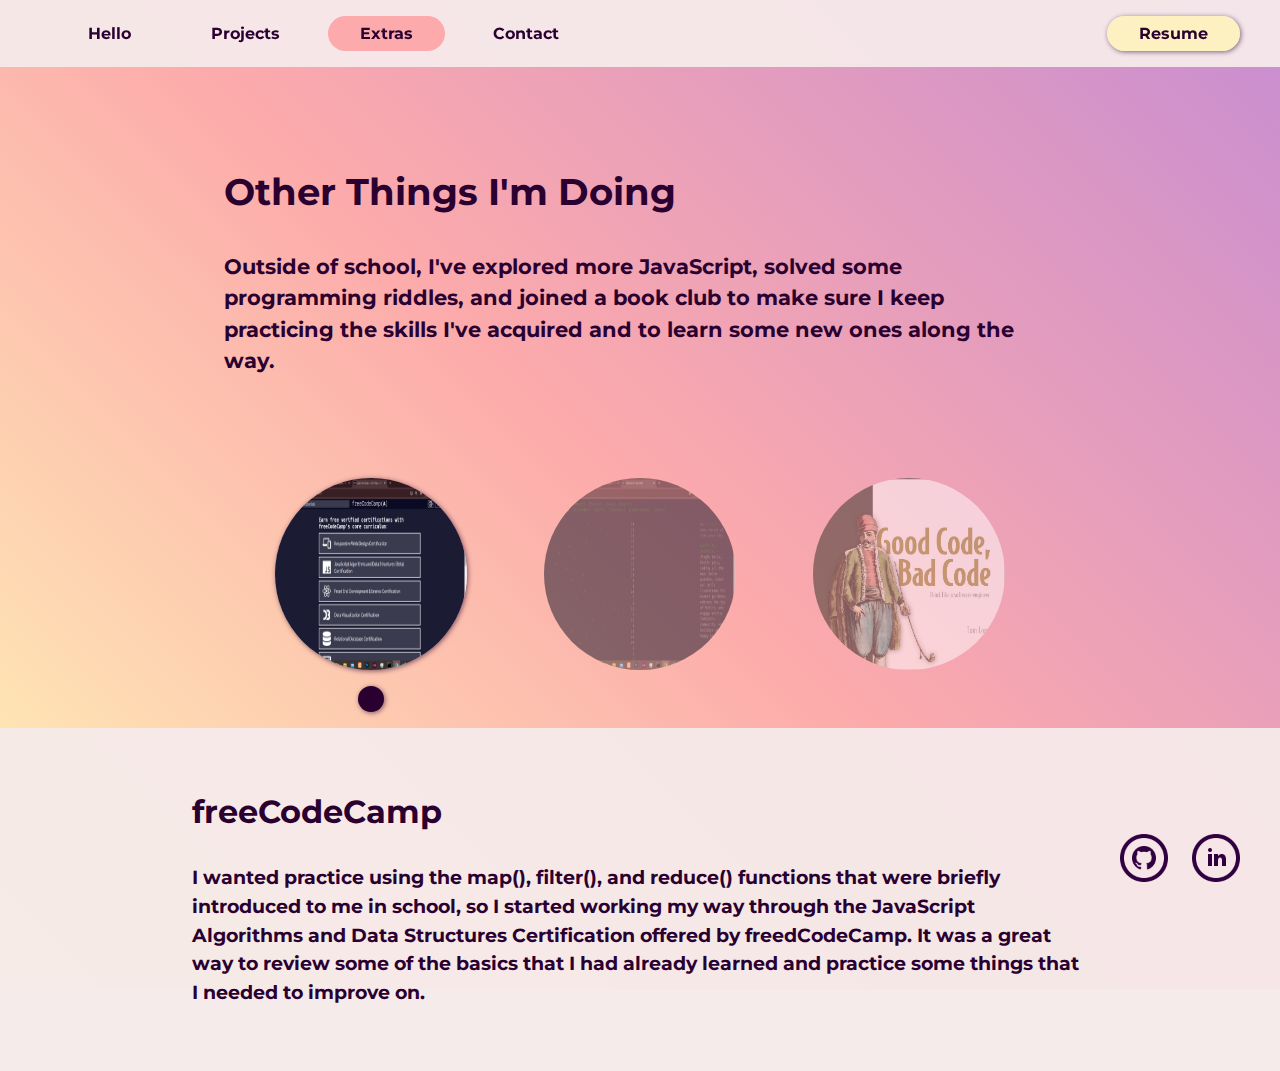
<file: extras.html>
<!DOCTYPE html>
<html lang="en">

<head>
    <meta charset="UTF-8">
    <meta http-equiv="X-UA-Compatible" content="IE=edge">
    <meta name="viewport" content="width=device-width, initial-scale=1.0">
    <meta name="description" content="Portfolio site design page for Abby Poplawski">
    <title>Extras | Abigail Poplawski Portfolio</title>

    <link rel="icon" type="image/x-icon" href="images/logos/ap-long-logo-w-background.png">
    <link rel="preconnect" href="https://fonts.googleapis.com">
    <link rel="preconnect" href="https://fonts.gstatic.com" crossorigin>
    <link rel="stylesheet" href="https://fonts.googleapis.com/css2?family=Montserrat&display=swap">

    <link rel="stylesheet" href="stylesheets/extras-stylesheet.css">
    <script src="js-files/main-functions.js"></script>
    <script src="js-files/extras-functions.js"></script>
</head>

<body onload="pageLoad()">
    <nav>
        <div class="element-wrapper">
            <div class="main-menu">
                <p>
                    <img src="images/logos/ap-logo-skinny.png" alt="AP studio logo">
                    <img src="images/logos/ap-hamburger-menu.png" alt="hamburger menu icon">
                </p>
                <ul>
                    <li><a href="index.html">Hello</a></li>
                    <li><a href="projects.html">Projects</a></li>
                    <li><a href="extras.html" class="active">Extras</a></li>
                    <li><a href="contact.php">Contact</a></li>
                </ul>
            </div>
    
            <div class="resume-button-container"><a href="Abigail-Poplawski-Resume.pdf" target="_blank">Resume</a></div>
        </div>
    </nav>

    <footer>
        <a href="https://github.com/appop10?tab=repositories" target="_blank"><img src="images/logos/github-icon.png"
                alt="GitHub logo"></a>
        <a href="https://www.linkedin.com/in/abigail-poplawski/" target="_blank"><img
                src="images/logos/linkedin-icon.png" alt="LinkedIn logo"></a>
    </footer>

    <section class="page-description">
        <h1>Other Things I'm Doing</h1>
        <p>Outside of school, I've explored more JavaScript, solved some programming riddles, and joined a book club to make sure I keep practicing the skills I've acquired and to learn some new ones along the way.</p>
    </section>

    <div class="activities-images-titles">
        <div class="image-text-wrapper">
            <img src="images/freeCodeCamp-screen-shot.jpg" alt="screen shot of freeCodeCamp certificates page" class="selected" onclick="generateContent(0)">
            <div class="dot-indicator selected"></div>
        </div>

        <div class="image-text-wrapper">
            <img src="images/advent-of-code-screen-shot.jpg" alt="screen shot of advent of code 2023 homepage" onclick="generateContent(1)">
            <div class="dot-indicator"></div>
        </div>

        <div class="image-text-wrapper">
            <img src="images/gcbc-screen-shot.jpg" alt="screen shot of good code bad code book cover" onclick="generateContent(2)">
            <div class="dot-indicator"></div>
        </div>
    </div>

    <section class="description-container">
        <div class="description-content-wrapper animate-in">
            <h2>freeCodeCamp</h2>
            <p>I wanted practice using the map(), filter(), and reduce() functions that were briefly introduced to me in school, so I started working my way through the JavaScript Algorithms and Data Structures Certification offered by freedCodeCamp. It was a great way to review some of the basics that I had already learned and practice some things that I needed to improve on.</p>
        </div>
    </section>
</body>
</html>
</file>
<file: stylesheets/extras-stylesheet.css>
@keyframes twist {
  0% {
    transform: rotateZ(0);
  }
  50% {
    transform: rotateZ(180deg);
  }
  100% {
    transform: rotateZ(360deg);
  }
}
* {
  padding: 0;
  margin: 0;
  box-sizing: border-box;
}

body {
  font-family: "Montserrat", Arial, Helvetica, sans-serif;
  font-weight: 700;
  color: #2A0031;
  background-image: linear-gradient(225deg, #c88dd2, #FCAAAB, #FFF5B6);
  background-size: 100% 110%;
  background-position: cover;
  background-repeat: no-repeat;
}

nav {
  position: sticky;
  top: 0;
  padding: 1em 2.5em;
  z-index: 5;
  background-color: rgba(245, 234, 234, 0.9450980392);
  width: 100%;
}
nav div {
  display: flex;
}
nav div.element-wrapper {
  width: 100%;
  justify-content: space-between;
}
nav div.element-wrapper div.main-menu {
  align-items: center;
}
nav div.element-wrapper div.main-menu p {
  display: none;
}
nav div.element-wrapper div.main-menu p.mobile-view {
  display: flex;
  justify-content: center;
  align-items: center;
  z-index: 10;
}
nav div.element-wrapper div.main-menu p.mobile-view img {
  height: 3em;
  margin-right: 0.5em;
}
nav div.element-wrapper div.main-menu ul {
  display: flex;
  align-items: center;
  list-style-type: none;
  padding-left: 4em;
  position: relative;
  left: -3.5em;
}
nav div.element-wrapper div.main-menu ul li a {
  border-radius: 30px;
  padding: 0.5em 2em;
  text-decoration: none;
  color: #2A0031;
  font-weight: 700;
  margin: 0 0.5em;
  transition: background-color 0.3s linear;
}
nav div.element-wrapper div.main-menu ul a.active {
  background-color: #FCAAAB;
}
nav div.element-wrapper div.main-menu ul a:hover {
  background-color: rgba(252, 170, 171, 0.5529411765);
}
nav div.element-wrapper div.resume-button-container {
  justify-content: center;
  align-items: center;
}
nav div.element-wrapper div.resume-button-container a {
  text-decoration: none;
  color: #2A0031;
  background-color: rgba(255, 245, 182, 0.7607843137);
  border-radius: 30px;
  padding: 0.5em 2em;
  font-weight: 700;
  box-shadow: 1px 1px 5px rgba(42, 0, 49, 0.5843137255);
}
nav div.element-wrapper div.resume-button-container a:hover {
  background-color: #FFF5B6;
}

footer {
  display: flex;
  height: -moz-fit-content;
  height: fit-content;
  width: -moz-fit-content;
  width: fit-content;
  position: fixed;
  bottom: 2vh;
  right: 2.5em;
  z-index: 5;
}
footer a {
  display: flex;
  justify-content: center;
  align-items: center;
  margin-left: 1.5em;
}
footer a img {
  height: 3em;
}

@media only screen and (min-width: 1300px) {
  body {
    display: flex;
    flex-direction: column;
    align-items: center;
  }
  nav {
    display: flex;
    justify-content: center;
    align-items: center;
  }
  nav div.element-wrapper {
    width: 60%;
  }
}
@media only screen and (max-width: 1000px) {
  nav {
    position: fixed;
  }
  nav div.element-wrapper div.main-menu p {
    display: flex;
    justify-content: center;
    align-items: center;
    z-index: 10;
    position: relative;
    height: 100%;
    width: 100%;
  }
  nav div.element-wrapper div.main-menu p img {
    height: 3em;
    margin-right: 0.5em;
    opacity: 100%;
    transition: opacity 0.5s linear;
  }
  nav div.element-wrapper div.main-menu p img[alt|="hamburger menu icon"] {
    position: absolute;
    opacity: 0;
  }
  nav div.element-wrapper div.main-menu p img.disappear-menu {
    opacity: 0;
  }
  nav div.element-wrapper div.main-menu p img.appear-menu {
    opacity: 100%;
  }
  nav div.element-wrapper div.main-menu p img.twist {
    animation-name: twist;
    animation-duration: 0.5s;
    animation-timing-function: linear;
  }
  nav div.element-wrapper div.main-menu p:hover {
    cursor: pointer;
  }
  nav div.element-wrapper div.main-menu ul {
    flex-direction: column;
    justify-content: center;
    align-items: center;
    position: absolute;
    top: 0;
    left: 0;
    width: 100%;
    height: 0;
    overflow: hidden;
    background-color: rgba(245, 234, 234, 0.9450980392);
    transition: height 0.5s ease-in;
    padding-left: 0;
  }
  nav div.element-wrapper div.main-menu ul li {
    margin: 1em 0;
  }
  nav div.element-wrapper div.main-menu ul li a {
    font-size: 1.5em;
  }
  nav div.element-wrapper div.main-menu ul.drop-mobile-menu {
    height: 100vh;
  }
  footer {
    bottom: 10vw;
    right: 55vw;
    justify-content: flex-end;
    align-items: flex-end;
    opacity: 0;
    transition: opacity 0.5s ease-in 0.2s;
  }
  footer a {
    margin-top: 1em;
  }
  footer.show-footer {
    opacity: 100%;
  }
}
@media only screen and (max-width: 600px) {
  nav {
    padding: 0.5em 1em;
  }
  nav div.element-wrapper div.main-menu p.mobile-view img {
    height: 2.5em;
  }
  nav div.element-wrapper div.resume-button-container a {
    font-size: 0.75em;
  }
}
@keyframes text-slide-in-left {
  0% {
    transform: translateX(-10vw);
    opacity: 0%;
  }
  100% {
    transform: translateX(0vw);
    opacity: 100%;
  }
}
body {
  height: 100vh;
}

.page-description {
  display: flex;
  flex-direction: column;
  align-items: center;
  justify-content: center;
  margin: 8vw 0;
}
.page-description h1, .page-description p {
  width: 65%;
  font-size: 1.3em;
}
.page-description h1 {
  font-size: 2.3em;
  margin-bottom: 1em;
}
.page-description p {
  line-height: 1.5em;
}

.activities-images-titles {
  display: flex;
  justify-content: center;
}
.activities-images-titles .image-text-wrapper {
  margin: 0 3vw;
  display: flex;
  flex-direction: column;
  justify-content: center;
  align-items: center;
}
.activities-images-titles .image-text-wrapper img {
  height: 15vw;
  width: 15vw;
  border-radius: 100%;
  opacity: 50%;
  transition: opacity 0.5s linear;
}
.activities-images-titles .image-text-wrapper img:hover {
  cursor: pointer;
  box-shadow: 1px 1px 5px rgba(42, 0, 49, 0.5843137255);
  opacity: 100%;
}
.activities-images-titles .image-text-wrapper .dot-indicator {
  background-color: #2A0031;
  border-radius: 100%;
  height: 2vw;
  width: 2vw;
  margin: 1em 0;
  opacity: 0;
  transition: opacity 0.3s linear;
}
.activities-images-titles .image-text-wrapper .selected {
  box-shadow: 1px 1px 5px rgba(42, 0, 49, 0.5843137255);
  opacity: 100%;
}

.description-container {
  background-color: rgba(245, 234, 234, 0.9450980392);
  padding: 5vw 0;
  display: flex;
  flex-direction: column;
  align-items: center;
  position: relative;
}
.description-container div.description-content-wrapper {
  width: 70%;
}
.description-container h2 {
  font-size: 2em;
  margin-bottom: 1em;
}
.description-container p {
  font-size: 1.2em;
  line-height: 1.5em;
}
.description-container div.animate-in {
  animation-name: text-slide-in-left;
  animation-duration: 0.75s;
  animation-timing-function: ease-in;
}

@media only screen and (min-width: 1300px) {
  .page-description h1, .page-description p {
    width: 50%;
  }
  .activities-images-titles .image-text-wrapper img {
    height: 10vw;
    width: 10vw;
  }
  .activities-images-titles .image-text-wrapper .dot-indicator {
    height: 1.2vw;
    width: 1.2vw;
    margin: 1.5em 0;
  }
  .description-container {
    margin-bottom: 5vw;
  }
  .description-container div.description-content-wrapper {
    width: 50%;
  }
}
@media only screen and (max-width: 900px) {
  .page-description {
    margin: 20vw 0;
  }
  .page-description h1, .page-description p {
    width: 85%;
  }
  .activities-images-titles {
    margin-bottom: 2em;
  }
  .activities-images-titles .image-text-wrapper img {
    height: 20vw;
    width: 20vw;
  }
  .activities-images-titles .image-text-wrapper .dot-indicator {
    height: 2.5vw;
    width: 2.5vw;
  }
  .description-container div.description-content-wrapper {
    width: 85%;
  }
}
@media only screen and (max-width: 600px) {
  .page-description {
    margin-top: 35vw;
  }
  .page-description h1 {
    font-size: 2em;
  }
  .page-description p {
    font-size: 1em;
  }
  .activities-images-titles {
    margin-bottom: 2em;
  }
  .description-container {
    padding: 15vw 0;
  }
  .description-container .description-content-wrapper h2 {
    font-size: 2em;
  }
  .description-container .description-content-wrapper p {
    font-size: 1em;
  }
}/*# sourceMappingURL=extras-stylesheet.css.map */
</file>
